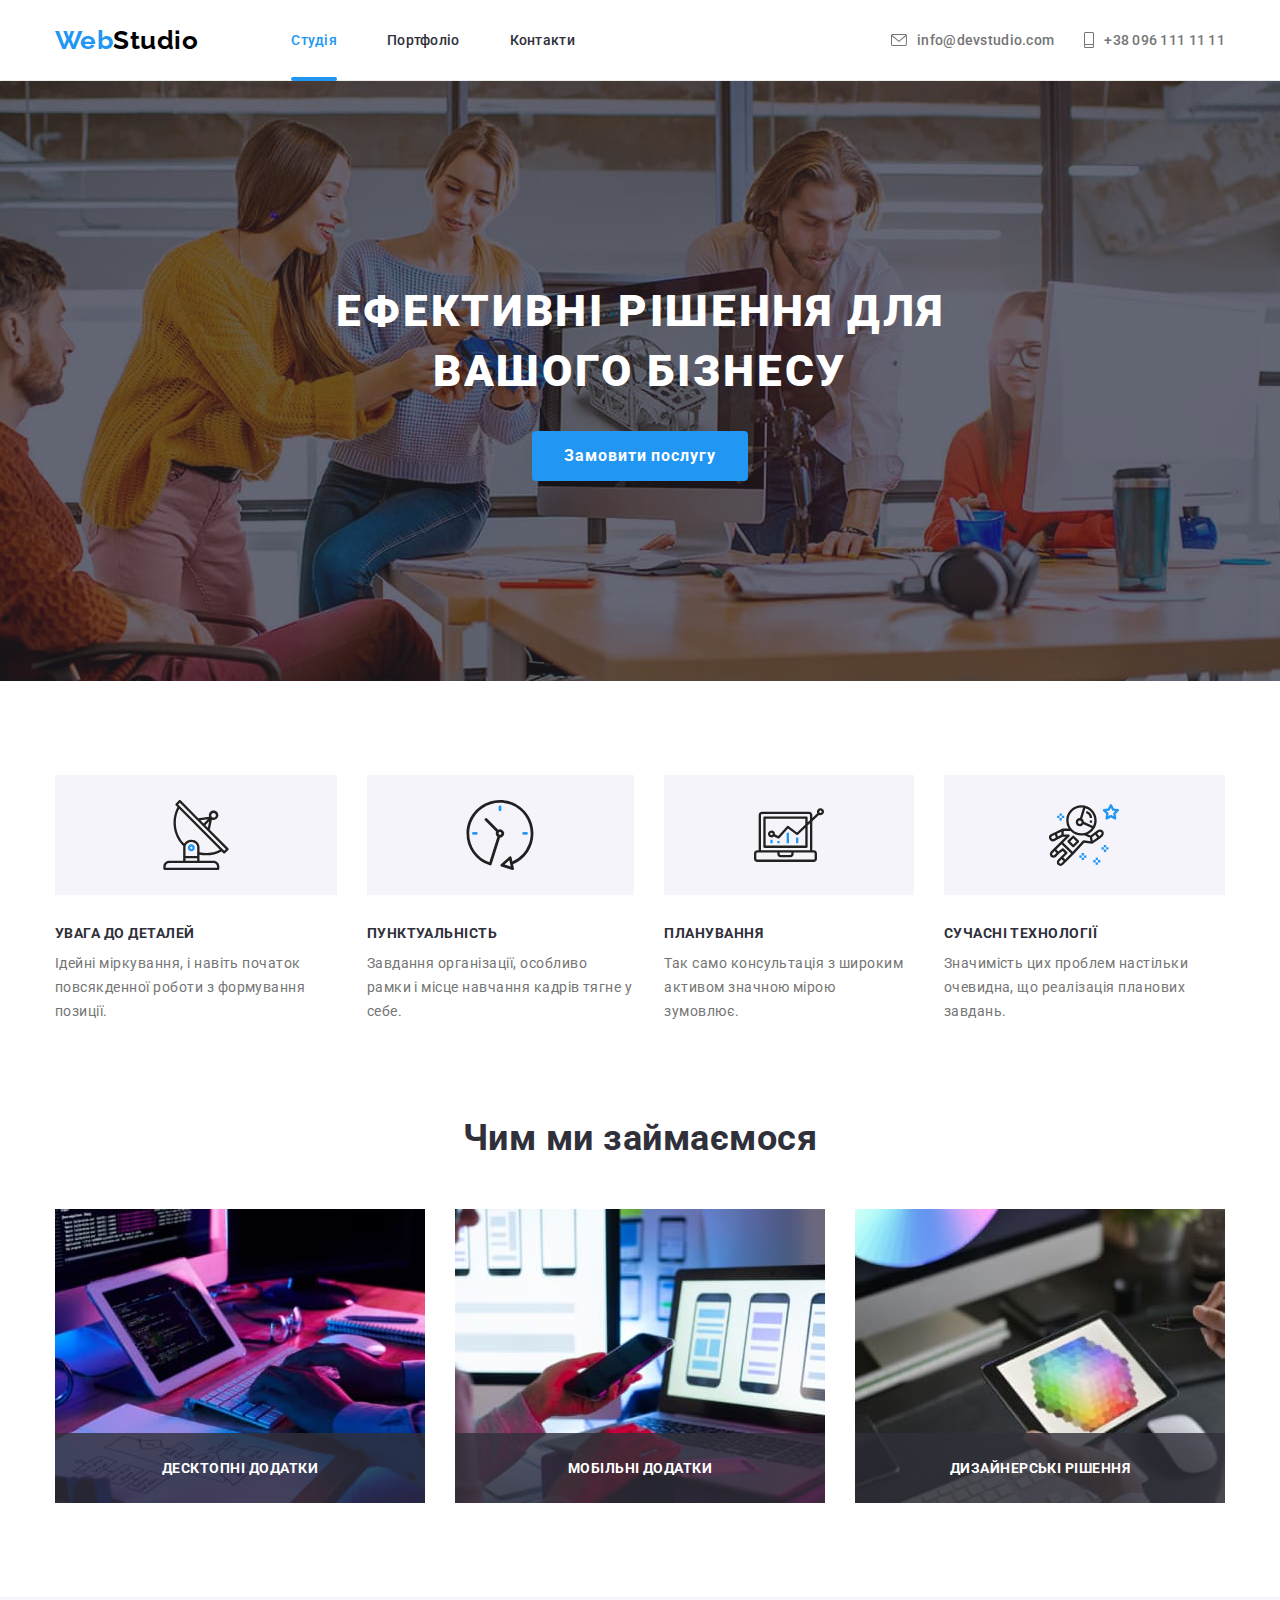
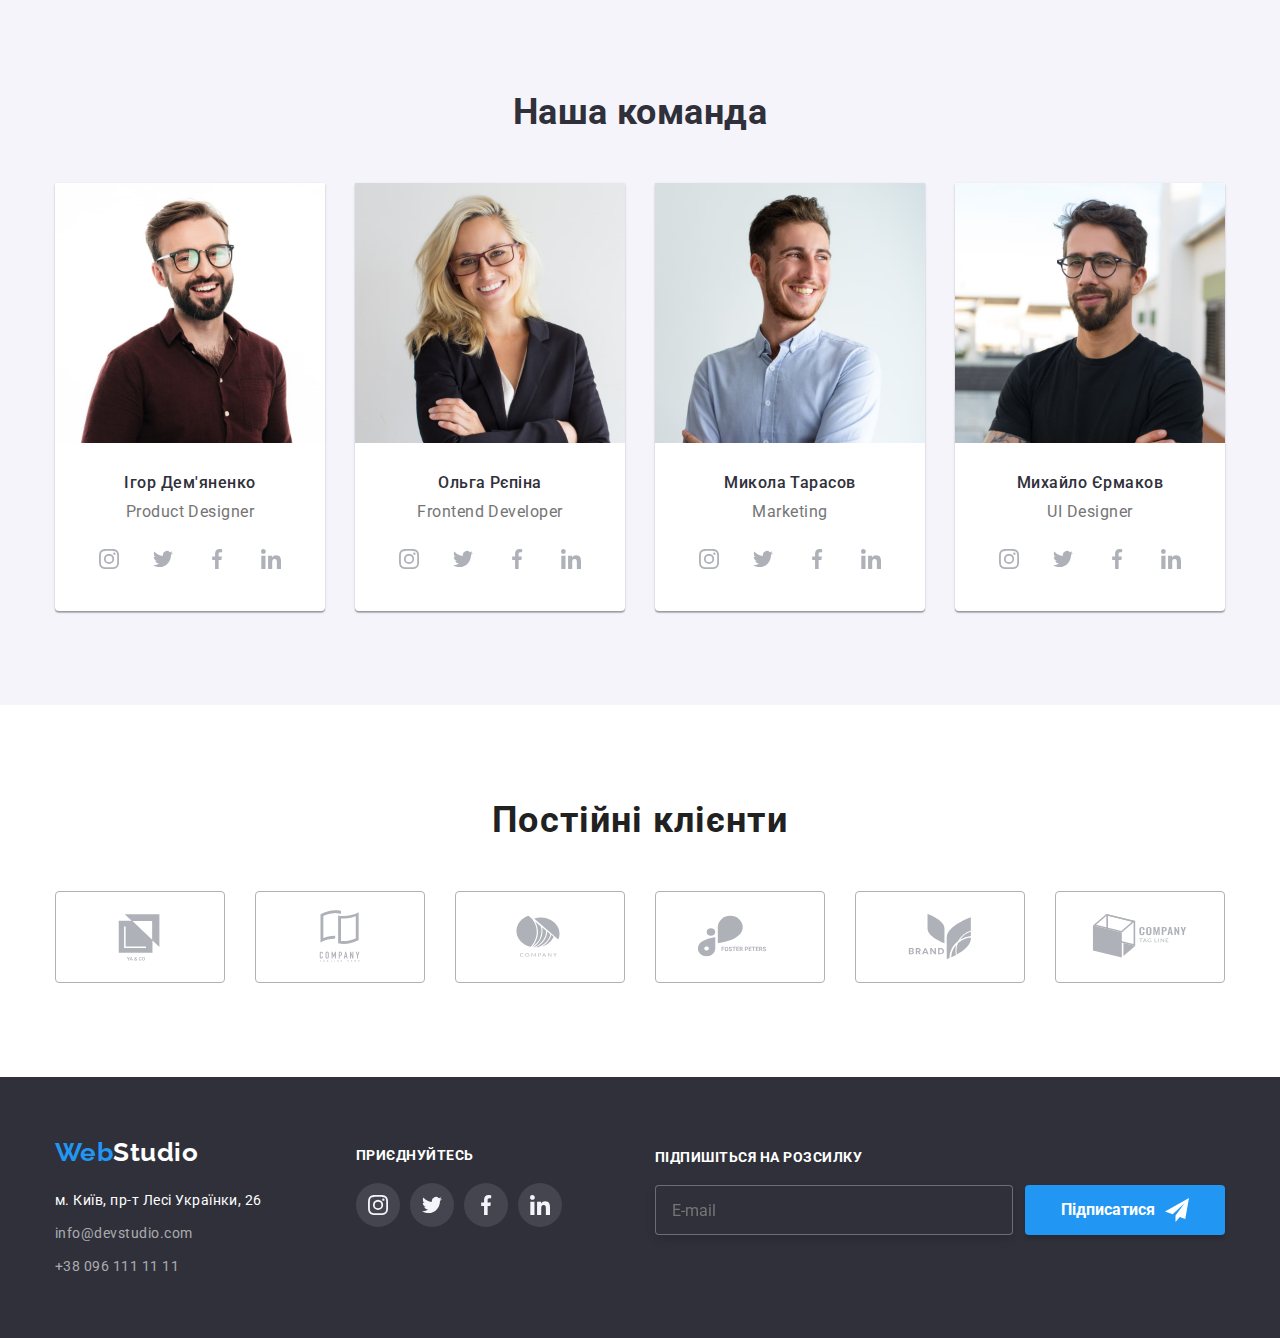
<file: index.html>
<!DOCTYPE html>
<html lang="uk">
    <head>
     <meta charset="UTF-8">
     <meta http-equiv="X-UA-Compatible" content="IE=edge">
     <meta name="viewport" content="width=device-width, initial-scale=1.0">
     <title>WedStudio</title>
     <link rel="preconnect" href="https://fonts.googleapis.com"><link rel="preconnect" href="https://fonts.gstatic.com" crossorigin><link href="https://fonts.googleapis.com/css2?family=Raleway:wght@700&family=Roboto:wght@400;500;700;900&display=swap" rel="stylesheet">
     <link
    rel="stylesheet"
    href="https://cdnjs.cloudflare.com/ajax/libs/modern-normalize/1.0.0/modern-normalize.min.css">
    <link rel="stylesheet" href="./css/styles.css">
    </head>




    <body>
      <!------------------ ШАПКА САЙТА-------------------->
        <header class="header">
          <div class="container header-wrapper">
            <nav class="main-nav">
                 <a href="index.html" class="logo-black"><span class="icon">Web</span>Studio
                </a>
                <ul class="site-nav__list">
                 <li class="site-nav__item"><a  href="index.html" class="link current">Студія</a></li>
                 <li class="site-nav__item"><a  href="portfolio.html" class="link">Портфоліо</a></li>
                 <li class="site-nav__item"><a  href="" class="link">Контакти</a></li>
                </ul>
            </nav>
            <ul class="contact">
                 <li class="site-nav item">
                  <a  href="mailto:info@devstudio.com" class="link"><svg class="contact-soc-icon" width="16" height="12">
                  <use href="./images/icon tel&con.svg#icon-envelope">
                  </use>
                </svg>info@devstudio.com</a></li>
                 <li class="site-nav item"><a  href="tel:+380961111111" class="link grey"><svg class="contact-soc-icon" width="10" height="16">
                  <use href="./images/icon tel&con.svg#icon-Vector">
                  </use>
                </svg>+38 096 111 11 11</a></li>
            </ul>
              
          </div>  
        </header> 

     <main>
      <!---------------- ГЕРОЙ ---------------------------->
            <section class="hero">
                <div class="container">
                  <h1 class="hero-title-index">Ефективні рішення для вашого бізнесу</h1>
                  <!-- <a href="">Замовити послугу</a> -->
                  <button class="hero-button" type="button" data-modal-open>Замовити послугу</button>
                  <!-- <span class="label">Замовити</span> -->
                </div>
            </section>



            <!-------------------- ПРЕИМУЩЕСТВА ---------------->
                <section class="benefits">
                  <div class="container">
                    <h2 class="visually-hidden">ПРЕИМУЩЕСТВА</h2>
                    <ul class="benefits-list">
                      <li class="benefits-item" >
                        <div class="benefits-soc-icon-wrapper"><svg class="benefits-soc-icon" width="70" height="70">
                          <use href="./images/symbol-defs.svg#icon-antenna"></use>
                        </svg>
                        </div>
                           <h2 class="benefits-title">УВАГА ДО ДЕТАЛЕЙ</h2>
                           <p class="benefits-text">Ідейні міркування, і навіть початок повсякденної роботи з формування позиції.</p>
                     </li>
                     <li class="benefits-item">
                         <div class="benefits-soc-icon-wrapper"><svg class="benefits-soc-icon" width="70" height="70">
                        <use href="./images/symbol-defs.svg#icon-clock-1"></use>
                        </svg>
                         </div>
                            <h2 class="benefits-title">ПУНКТУАЛЬНІСТЬ</h2>
                            <p class="benefits-text">Завдання організації, особливо рамки  і місце навчання кадрів тягне у себе.</p>
                     </li>
                     <li class="benefits-item">
                             <div class="benefits-soc-icon-wrapper">
                              <svg class="benefits-soc-icon" width="70" height="70">
                                <use href="./images/symbol-defs.svg#icon-diagram"></use>
                              </svg>        
                             </div>
                            <h2 class="benefits-title">ПЛАНУВАННЯ</h2>
                            <p class="benefits-text">Так само консультація з широким  активом значною мірою зумовлює.</p>
                           
                     </li>
                     <li class="benefits-item">
                      <div class="benefits-soc-icon-wrapper">
                      <svg class="benefits-soc-icon" width="70" height="70">
                        <use href="./images/symbol-defs.svg#icon-astronaut"></use>
                      </svg>
                    </div>

                            <h2 class="benefits-title">СУЧАСНІ ТЕХНОЛОГІЇ</h2>
                            <p class="benefits-text">Значимість цих проблем настільки очевидна, що реалізація планових завдань.</p>
                     </li>
                    </ul>
                  </div>
                </section>


                <!----------------- ПРИМЕРЫ РАБОТ ------------------>
                <section class="examples">
                  <div class="container">
                   <h2 class="examples-title">Чим ми займаємося</h2>
                    <ul class="examples-list">
                    <li class="examples-item">
                      <img src="./images/img12.jpg" alt="A man work sat a PC on a project" width="370">
                      <p class="top-text">Десктопні додатки</p>
                    </li>
                    <li class="examples-item">
                    <img src="./images/img(10).jpg" alt="The girl holds the phone in her hand while sitting at the laptop" width="370">
                    <p class="top-text">Мобільні додатки</p>
                     </li>
                    <li class="examples-item">
                   <img src="./images/img(11).jpg" alt="Girl holding a tablet and choosing a color" width="370">
                   <p class="top-text">Дизайнерські рішення</p>
                    </li>
                    </ul>
                  </div>
                </section>


                <!------------------ НАША КОМАНДА --------------->
                <section class="team">
                  <div class="container">
                  <h2 class="team-title">Наша команда</h2>
                    <ul class="team-list">
                      <li  class="team-item">
                        <img src="./images/img.jpg" alt="Company member" width="270">
                       <div class="description">
                        <h3 class="name">Ігор Дем'яненко</h3>
                        <p class="position">Product Designer</p>
                        <ul class="team-soc-list">
                          <li class="team-soc-item">
                            <a href="" class="team-soc-link">
                            <svg class="team-soc-icon" width="20" height="20">
                              <use href="./images/icon.svg#icon-instagram"></use>
                            </svg></a></li>
                          <li class="team-soc-item">
                            <a href="" class="team-soc-link"><svg class="team-soc-icon" width="20" height="20">
                              <use href="./images/icon.svg#icon-twitter"></use>
                            </svg></a></li>
                          <li class="team-soc-item">
                            <a href="" class="team-soc-link"><svg class="team-soc-icon" width="20" height="20">
                              <use href="./images/icon.svg#icon-facebook"></use>
                            </svg></a></li>
                          <li class="team-soc-item">
                            <a href="" class="team-soc-link"><svg class="team-soc-icon" width="20" height="20">
                              <use href="./images/icon.svg#icon-linkedin"></use>
                            </svg></a></li>
                        </ul>
                      </div>
                      </li>
                      <li class="team-item">
                        <img  src="./images/img(1).jpg" alt="Company member" width="270">
                        <div class="description">
                        <h3 class="name">Ольга Рєпіна</h3>
                        <p class="position">Frontend Developer</p>
                        <ul class="team-soc-list">
                          <li class="team-soc-item">
                            <a href="" class="team-soc-link"><svg class="team-soc-icon" width="20" height="20">
                              <use href="./images/icon.svg#icon-instagram"></use>
                            </svg></a></li>
                          <li class="team-soc-item">
                            <a href="" class="team-soc-link"><svg class="team-soc-icon" width="20" height="20">
                              <use href="./images/icon.svg#icon-twitter"></use>
                            </svg></a></li>
                          <li class="team-soc-item">
                            <a href="" class="team-soc-link">
                              <svg class="team-soc-icon" width="20" height="20">
                                <use href="./images/icon.svg#icon-facebook"></use>
                              </svg></a></li>
                          <li class="team-soc-item">
                            <a href="" class="team-soc-link"><svg class="team-soc-icon" width="20" height="20">
                              <use href="./images/icon.svg#icon-linkedin"></use>
                            </svg></a></li>
                        </ul>

                        </div>
                      </li>
                      <li class="team-item">
                        <img src="./images/img(2).jpg" alt="Company member" width="270">
                        <div class="description">
                        <h3 class="name">Микола Тарасов</h3>
                         <p class="position">Marketing</p>
                         <ul class="team-soc-list">
                          <li class="team-soc-item">
                            <a href="" class="team-soc-link">
                              <svg class="team-soc-icon" width="20" height="20">
                              <use href="./images/icon.svg#icon-instagram">
                              </use>
                            </svg>
                          </a></li>
                          <li class="team-soc-item">
                            <a href="" class="team-soc-link">                            <svg class="team-soc-icon" width="20" height="20">
                              <use href="./images/icon.svg#icon-twitter"></use>
                            </svg></a></li>
                          <li class="team-soc-item">
                            <a href="" class="team-soc-link">                            <svg class="team-soc-icon" width="20" height="20">
                              <use href="./images/icon.svg#icon-facebook"></use>
                            </svg></a></li>
                          <li class="team-soc-item">
                            <a href="" class="team-soc-link">                            <svg class="team-soc-icon" width="20" height="20">
                              <use href="./images/icon.svg#icon-linkedin"></use>
                            </svg></a></li>
                        </ul>

                        </div>
                      </li>
                      <li class="team-item">
                        <img src="./images/img(3).jpg" alt="Company member" width="270">
                        <div class="description">
                        <h3 class="name">Михайло Єрмаков</h3>
                         <p class="position">UI Designer</p>
                         <ul class="team-soc-list">
                          <li class="team-soc-item">
                            <a href="" class="team-soc-link">                            <svg class="team-soc-icon" width="20" height="20">
                              <use href="./images/icon.svg#icon-instagram"></use>
                            </svg></a></li>
                          <li class="team-soc-item">
                            <a href="" class="team-soc-link">                            <svg class="team-soc-icon" width="20" height="20">
                              <use href="./images/icon.svg#icon-twitter"></use>
                            </svg></a></li>
                          <li class="team-soc-item">
                            <a href="" class="team-soc-link">                            <svg class="team-soc-icon" width="20" height="20">
                              <use href="./images/icon.svg#icon-facebook"></use>
                            </svg></a></li>
                          <li class="team-soc-item">
                            <a href="" class="team-soc-link">                            <svg class="team-soc-icon" width="20" height="20">
                              <use href="./images/icon.svg#icon-linkedin"></use>
                            </svg></a></li>
                        </ul>

                        </div>
                     </li>
                  </ul>
                </div>
             </section>
<!-------------------------ПОСТОЯННЫЕ КЛИЕНТЫ--------------------->
             <section class="clients">
              <div class="container">
              <h2 class="clients-title">Постійні клієнти</h2>
              <ul class="clients-list">
                <li class="clients-item"> 
                  <a href="" class="clients-link"><svg class="clients-icon" width="106" height="60">
                    <use href="./images/symbol-defs.svg#icon-logo-1"></use>
                  </svg>
                 </a>
                </li>
                <li class="clients-item">
                  <a href="" class="clients-link"> 
                  <svg class="clients-icon" width="106" height="60">
                    <use href="./images/symbol-defs.svg#icon-Logo-1"></use>
                  </svg>
                </a>
                </li>
                <li class="clients-item">
                  <a href="" class="clients-link"> 
                  <svg class="clients-icon" width="106" height="60">
                    <use href="./images/symbol-defs.svg#icon-Logo-2"></use>
                  </svg>
                </a>
                </li>
                <li class="clients-item">
                  <a href="" class="clients-link"> 
                  <svg class="clients-icon" width="106" height="60">
                    <use href="./images/symbol-defs.svg#icon-Logo-3"></use>
                  </svg>
                </a>
                </li>
                <li class="clients-item">
                  <a href="" class="clients-link"> 
                  <svg class="clients-icon" width="106" height="60">
                    <use href="./images/symbol-defs.svg#icon-Logo-5"></use>
                  </svg>
                </a>
                </li>
                <li class="clients-item">
                  <a href="" class="clients-link"> 
                  <svg class="clients-icon" width="106" height="60">
                    <use href="./images/symbol-defs.svg#icon-Logo-6"></use>
                  </svg>
                </a>
                </li>
              </ul>
            </div>
             </section>
     </main>



     <!--------------------------ФУТЕP--------------------------->
     <footer class="footer">
      <div class="container">
        <div class="footer-address">
         <a href="index.html" class="logo"><span class="icon">Web</span>Studio</a>
        <address>
          <ul class="footer__list">
            <li><a href="https://goo.gl/maps/MC3FKYj6ZszySW3c8" class="city">м. Київ, пр-т Лесі Українки, 26</a></li>
            <li><a href="mailto:info@devstudio.com" class="footer__link">info@devstudio.com</a></li>
            <li><a href="tel:+380961111111" class="footer__link">+38 096 111 11 11</a></li>
          </ul>
        </address>
      </div>
          <div class="footer-soc-subcribe">
          <p class="footer-subcribe">приєднуйтесь</p>
          <ul class="footer-soc-list">
            <li class="footer-soc-item">
              <a href="" class="footer-soc-link">
              <svg class="footer-soc-icon" width="20" height="20">
                <use href="./images/icon.svg#icon-instagram"></use>
              </svg></a></li>
            <li class="footer-soc-item">
              <a href="" class="footer-soc-link">
                <svg class="footer-soc-icon" width="20" height="20">
                <use href="./images/icon.svg#icon-twitter"></use>
              </svg></a></li>
            <li class="footer-soc-item">
              <a href="" class="footer-soc-link">
                <svg class="footer-soc-icon" width="20" height="20">
                <use href="./images/icon.svg#icon-facebook"></use>
              </svg></a></li>
            <li class="footer-soc-item">
              <a href="" class="footer-soc-link">
                <svg class="footer-soc-icon" width="20" height="20">
                <use href="./images/icon.svg#icon-linkedin"></use>
              </svg></a></li>
          </ul>
        </div>
        <div class="footer_subscription">
          <p class="footer_subscription__title">Підпишіться на розсилку</p>
          <form class="subscription__wrap">
          <input class="subscription__text" type="email"
            name="email"
            placeholder="E-mail">
            <button class="subscription__button" type="button" >Підписатися      
              <svg class="subscription-icon" width="24" height="24">
              <use href="./images/symbol-defs (1).svg#send"></use>
            </svg>
          </button>
          </form>
      

        </div>
        
      </div>
     </footer>
     <!-- ---------------Модальне вікно--------------->
     <div class="backdrop is-hidden" data-modal>
      <div class="modal">
        <button type="button" class="modal-close" data-modal-close>
          <svg  width="11" height="11">
          <use href="./images/symbol-defs (1).svg#icon-close"></use>
        </svg></button>
        <p class="modal-title">Залиште свої дані, ми вам передзвонимо</p>
        <form class="modal-form" autocomplete="off">
          <label class="input-text">
              Ім'я
             <span class="input-wrap">
              <input type="text" class="modal-input" name="user-name" required>             
             <svg class="modal-icon" width="18" height="18">
            <use href="./images/EMAIL TEL NAME (1).svg#icon-person-black-18dp-1">
            </use>
          </svg>
        </span>
          </label>
          <label class="input-text">
            Телефон
            <span class="input-wrap">
            <input type="tel" class="modal-input" name="user-tel" required>
            <svg class="modal-icon" width="18" height="18">
              <use href="./images/EMAIL TEL NAME (1).svg#icon-phone-black-18dp-1">
              </use>
            </svg>
          </span>
              </label>
          <label class="input-text">
            Пошта
            <span class="input-wrap">
            <input type="email" class="modal-input" name="user-email" required>
            <svg class="modal-icon" width="18" height="18">
              <use href="./images/EMAIL TEL NAME (1).svg#icon-email-black-18dp-1">
              </use>
            </svg>
          </span>
          </label>
          <div class="modal__field">
          <label for="user-coment" class="input-text">Коментар</label>
          <textarea class="input__massage"
            name="user-text"
            id="user-coment"
            placeholder="Введіть текст" 
            ></textarea>
          </div>
          <div class="modal__field">
          <input type="checkbox"
           id="agree" 
           name="agree" 
           value="true"
           class="modal-check">
          
           <label for="agree" class="check__text">Погоджуюся з розсилкою та приймаю 	&#160;<span class="text__contract">Умови договору</span> </label>
        </div>
          <button class="modal-button" type="submit" >Відправити</button>
        </form>
      </div>
     </div>
     <script src="./js/modal.js"></script>
  </body>
</html>
</file>
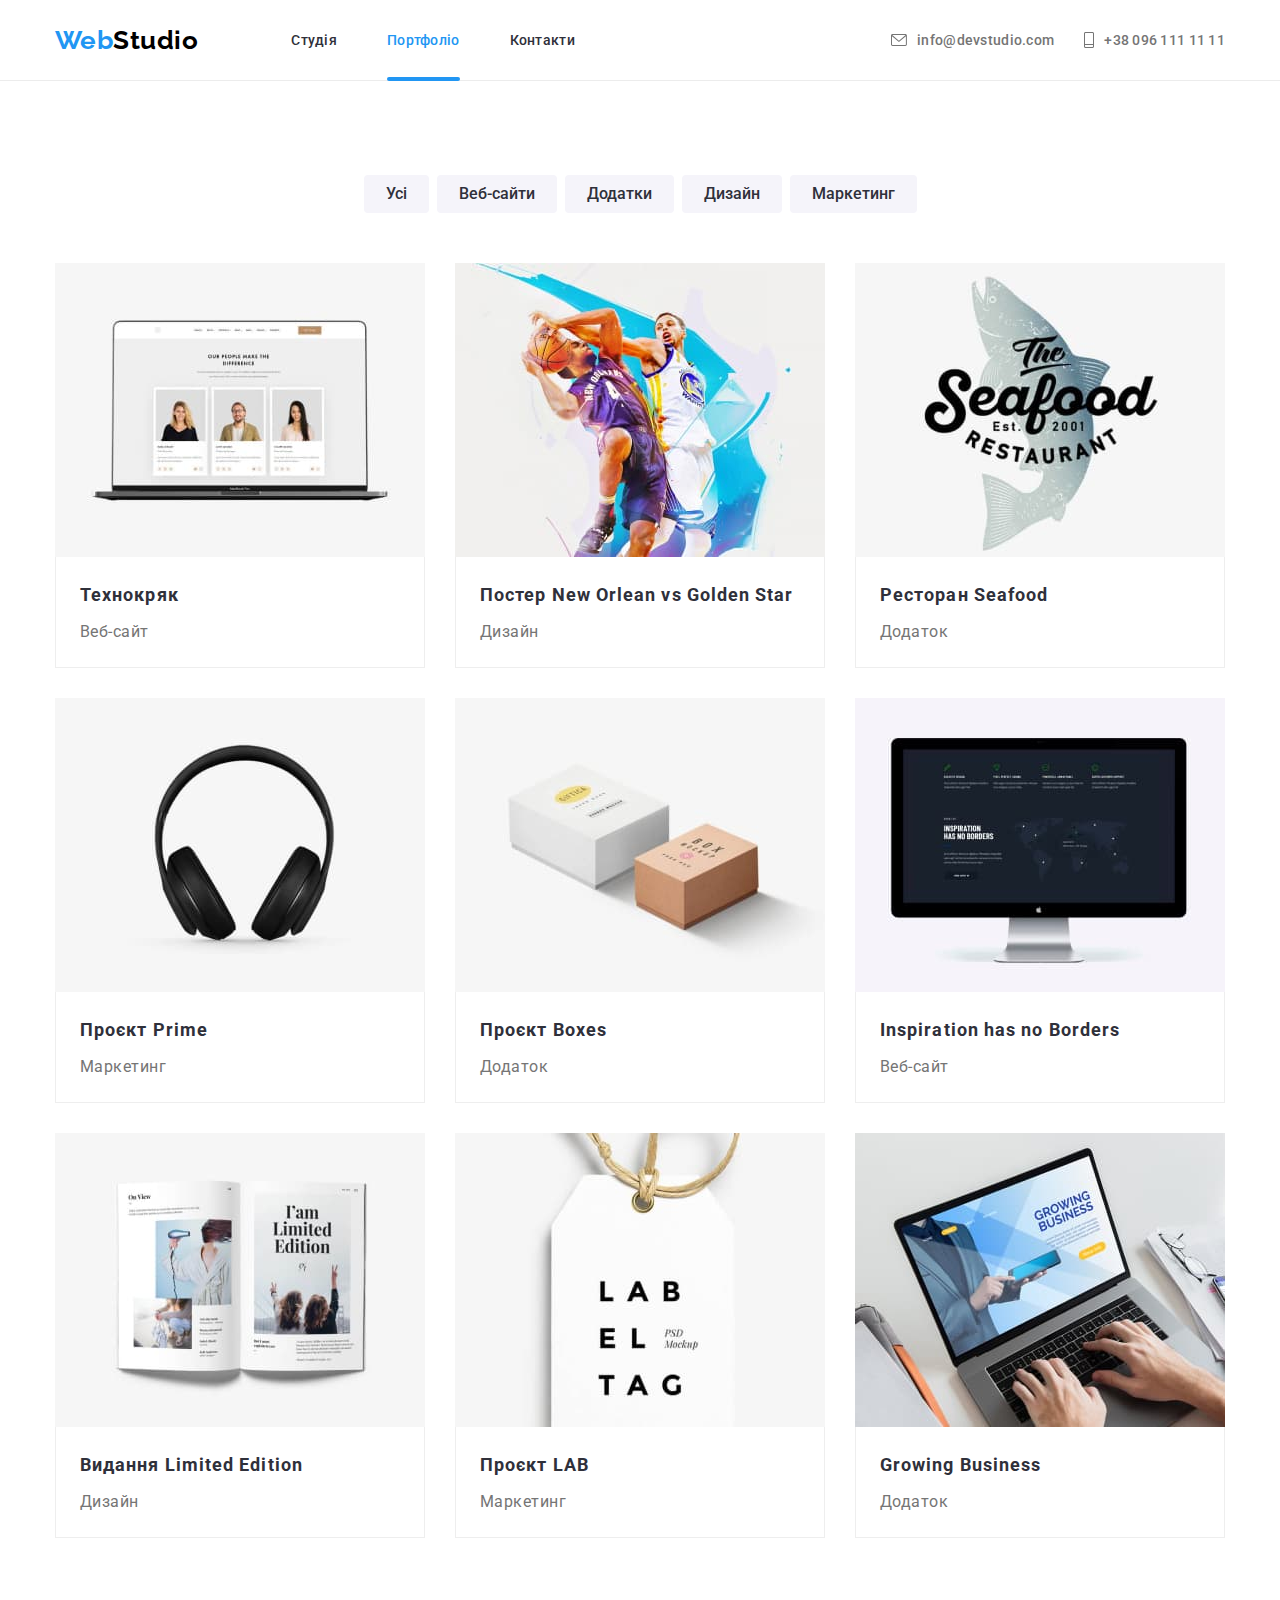
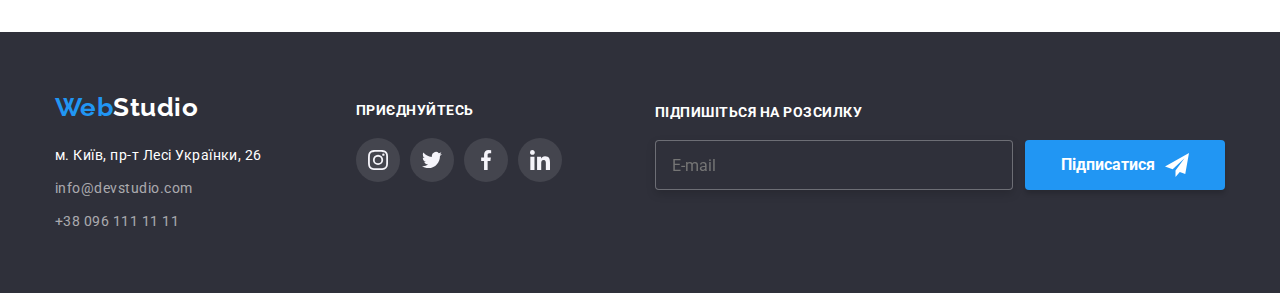
<file: portfolio.html>
<!DOCTYPE html>
<html lang="uk">
<head>
    <meta charset="UTF-8">
    <meta http-equiv="X-UA-Compatible" content="IE=edge">
    <meta name="viewport" content="width=device-width, initial-scale=1.0">
    <title>Portfolio</title>
    <link rel="preconnect" href="https://fonts.googleapis.com"><link rel="preconnect" href="https://fonts.gstatic.com" crossorigin><link href="https://fonts.googleapis.com/css2?family=Raleway:wght@700&family=Roboto:wght@400;500;700;900&display=swap" rel="stylesheet">

    <link
    rel="stylesheet"
    href="https://cdnjs.cloudflare.com/ajax/libs/modern-normalize/1.0.0/modern-normalize.min.css"
  />
    <link rel="stylesheet" href="./css/styles.css">
</head>


<body>
    <!------------------ ШАПКА САЙТА-------------------->
    <header class="header">
      <div class="container header-wrapper">
        <nav class="main-nav">
             <a href="index.html" class="logo-black"><span class="icon">Web</span>Studio
            </a>
            <ul class="site-nav__list">
             <li class="site-nav__item"><a  href="index.html" class="link ">Студія</a></li>
             <li class="site-nav__item"><a  href="portfolio.html" class="link current">Портфоліо</a></li>
             <li class="site-nav__item"><a  href="" class="link">Контакти</a></li>
            </ul>
        </nav>
        <ul class="contact">
             <li class="site-nav item">
              <a  href="mailto:info@devstudio.com" class="link"><svg class="contact-soc-icon" width="16" height="12">
              <use href="./images/icon tel&con.svg#icon-envelope">
              </use>
            </svg>info@devstudio.com</a></li>
             <li class="site-nav item"><a  href="tel:+380961111111" class="link grey"><svg class="contact-soc-icon" width="10" height="16">
              <use href="./images/icon tel&con.svg#icon-Vector">
              </use>
            </svg>+38 096 111 11 11</a></li>
        </ul>
          
      </div>  
    </header> 


    <main>
              <!---------------- Кнопки ---------------------------->

        <section class="portfolio">
            <div class="container">
            <h1 class="visually-hidden">Portfolio</h1>
            <ul class="filters">
                <li><button class="filters-item" type="button">Усі</button></li>
                <li><button class="filters-item" type="button">Веб-сайти</button></li>
                <li><button class="filters-item" type="button">Додатки</button></li>
                <li><button class="filters-item" type="button">Дизайн</button></li>
                <li><button class="filters-item" type="button">Маркетинг</button></li>
            </ul>
                <!-------------------- работы ------------------->
           
           <ul class="projects">
                <li class="card-projects">
                  <div class="projects-top-wrap">
                     <img src="./images/img20.jpg" alt="laptop with photo" width="370">
                     <p class="projects-top-text">Ресурс пропонує комплексні пропозиції з різним рівнем функціоналу та сервісів. 
                      Все це дозволить відвідувачу отримати вичерпні відомості про компанію чи приватну особу.</p>
                    </div>
                   <div class="card-item__info">
                    <h2 class="headline">Технокряк</h2>
                    <p class="slogan">Веб-сайт</p>
                  </div>
                </li>
                <li class="card-projects">
                  <div class="projects-top-wrap">
                    <img src="./images/img21.jpg" alt="basketball player" width="370">
                    <p class="projects-top-text">Ресурс пропонує комплексні пропозиції з різним рівнем функціоналу та сервісів. 
                      Все це дозволить відвідувачу отримати вичерпні відомості про компанію чи приватну особу.</p>
                    </div>
                    <div class="card-item__info"> 
                    <h2 class="headline">Постер New Orlean vs Golden Star</h2>
                    <p class="slogan">Дизайн</p>
                  </div>
                </li>
                <li class="card-projects">
                  <div class="projects-top-wrap">
                    <img src="./images/img22.jpg" alt="restaurant advertisement" width="370">
                    <p class="projects-top-text">Ресурс пропонує комплексні пропозиції з різним рівнем функціоналу та сервісів. 
                      Все це дозволить відвідувачу отримати вичерпні відомості про компанію чи приватну особу.</p>
                    </div>
                  <div class="card-item__info"> 
                    <h2 class="headline">Ресторан Seafood</h2>
                    <p class="slogan">Додаток</p>
                  </div>
                </li>
                <li class="card-projects">
                  <div class="projects-top-wrap">
                    <img src="./images/img23.jpg" alt="headphones" width="370">
                    <p class="projects-top-text">Ресурс пропонує комплексні пропозиції з різним рівнем функціоналу та сервісів. 
                      Все це дозволить відвідувачу отримати вичерпні відомості про компанію чи приватну особу.</p>
                    </div>
                    <div class="card-item__info">
                     <h2 class="headline">Проєкт Prime</h2>
                     <p class="slogan">Маркетинг</p>
                    </div>
                </li>
                <li class="card-projects">
                  <div class="projects-top-wrap">
                    <img src="./images/img24.jpg" alt="Package" width="370">
                    <p class="projects-top-text">Ресурс пропонує комплексні пропозиції з різним рівнем функціоналу та сервісів. 
                      Все це дозволить відвідувачу отримати вичерпні відомості про компанію чи приватну особу.</p>
                    </div>
                  <div class="card-item__info">
                    <h2 class="headline">Проєкт Boxes</h2>
                    <p class="slogan">Додаток</p>
                  </div>
                </li>
                <li class="card-projects">
                  <div class="projects-top-wrap">
                    <img src="./images/img25.jpg" alt="monitor" width="370">
                    <p class="projects-top-text">Ресурс пропонує комплексні пропозиції з різним рівнем функціоналу та сервісів. 
                      Все це дозволить відвідувачу отримати вичерпні відомості про компанію чи приватну особу.</p>
                    </div>
                   <div class="card-item__info">
                    <h2 class="headline">Inspiration has no Borders</h2>
                    <p class="slogan">Веб-сайт</p>
                  </div>
                </li>
                <li class="card-projects">
                  <div class="projects-top-wrap">
                   <img src="./images/img26.jpg" alt="magazine" width="370">
                   <p class="projects-top-text">Ресурс пропонує комплексні пропозиції з різним рівнем функціоналу та сервісів. 
                    Все це дозволить відвідувачу отримати вичерпні відомості про компанію чи приватну особу.</p>
                  </div>
                <div class="card-item__info">  
                   <h2 class="headline">Видання Limited Edition</h2>
                   <p class="slogan">Дизайн</p>
                  </div>
                </li>
                <li class="card-projects">
                  <div class="projects-top-wrap">
                   <img src="./images/img27.jpg" alt="label" width="370">
                   <p class="projects-top-text">Ресурс пропонує комплексні пропозиції з різним рівнем функціоналу та сервісів. 
                    Все це дозволить відвідувачу отримати вичерпні відомості про компанію чи приватну особу.</p>
                  </div>
                   <div class="card-item__info">
                    <h2 class="headline">Проєкт LAB</h2>
                    <p class="slogan">Маркетинг</p>
                  </div>
                </li>
                <li class="card-projects">
                  <div class="projects-top-wrap">
                   <img src="./images/img28.jpg" alt="work on laptop" width="370">
                   <p class="projects-top-text">Ресурс пропонує комплексні пропозиції з різним рівнем функціоналу та сервісів. 
                    Все це дозволить відвідувачу отримати вичерпні відомості про компанію чи приватну особу.</p>
                  </div>
                 <div class="card-item__info"> 
                   <h2 class="headline">Growing Business</h2>
                   <p class="slogan">Додаток</p>
                  </div>
                </li>
           </ul>
        </div>
        </section>
        
   </main>
   <!---------------Футур---------------------->

   <footer class="footer">
    <div class="container">
      <div class="footer-address">
       <a href="index.html" class="logo"><span class="icon">Web</span>Studio</a>
      <address>
        <ul class="footer__list">
          <li><a href="https://goo.gl/maps/MC3FKYj6ZszySW3c8" class="city">м. Київ, пр-т Лесі Українки, 26</a></li>
          <li><a href="mailto:info@devstudio.com" class="footer__link">info@devstudio.com</a></li>
          <li><a href="tel:+380961111111" class="footer__link">+38 096 111 11 11</a></li>
        </ul>
      </address>
    </div>
        <div class="footer-soc-subcribe">
        <p class="footer-subcribe">приєднуйтесь</p>
        <ul class="footer-soc-list">
          <li class="footer-soc-item">
            <a href="" class="footer-soc-link">
            <svg class="footer-soc-icon" width="20" height="20">
              <use href="./images/icon.svg#icon-instagram"></use>
            </svg></a></li>
          <li class="footer-soc-item">
            <a href="" class="footer-soc-link">
              <svg class="footer-soc-icon" width="20" height="20">
              <use href="./images/icon.svg#icon-twitter"></use>
            </svg></a></li>
          <li class="footer-soc-item">
            <a href="" class="footer-soc-link">
              <svg class="footer-soc-icon" width="20" height="20">
              <use href="./images/icon.svg#icon-facebook"></use>
            </svg></a></li>
          <li class="footer-soc-item">
            <a href="" class="footer-soc-link">
              <svg class="footer-soc-icon" width="20" height="20">
              <use href="./images/icon.svg#icon-linkedin"></use>
            </svg></a></li>
        </ul>
      </div>
      <div class="footer_subscription">
        <p class="footer_subscription__title">Підпишіться на розсилку</p>
        <form class="subscription__wrap">
        <input class="subscription__text" type="email"
          name="email"
          placeholder="E-mail">

          <button class="subscription__button" type="submit" >Підписатися      
            <svg class="subscription-icon" width="24" height="24">
            <use href="./images/symbol-defs (1).svg#send"></use>
          </svg>
        </button>
        </form>


      </div>
      
    </div>
   </footer>


</body>
</html>
</file>
<file: css/styles.css>
:root{
  --primary-text-color: #757575;
  --title-text-color:#2F303A;
  --accent-color: #2196F3;
  --primary-white-color: #FFFFFF;
  --color:#F5F4FA;
  --color-black:#000000;
  --color-icon:#AFB1B8;
  --color-title-black:#212121;
  --color-clients:#AFB1B8;
}

h1,h2,h3,h4,h5,h6,p{
    margin: 0;
}
ul{
    margin: 0;
    padding-left: 0;
}
img{
    display: block;
}

input{
    margin: 0;
    padding: 0;
}



body {
    background-color: var(--primary-white-color);
    color: var(--primary-text-color);

    font-family:'Roboto', sans-serif;
    letter-spacing: 0.03em;
    box-sizing: border-box;
    margin: 0;
    padding: 0;
}
.container{
    width: 1200px;
    padding-left: 15px;
    padding-right: 15px;
    margin: 0 auto;
    /* outline:2px solid red; */
}




/* -------------ШАПКА САЙТА------------------- */



li{
    list-style:none;
}
a{
    text-decoration: none;
    
}
address{
font-style:normal;
}


button{
    display: inline-block;
}
.header{
    border-bottom: 1px solid#ECECEC;
}

.logo-black{
    font-family: 'Raleway';
}

.logo {
    color:#212121 ;
    font-family: 'Raleway', sans-serif;
    font-weight: 700;
    font-size: 26px;
    line-height: calc(31 / 26);
   
    
}
.icon {
     color:#2196F3;
     font-family: 'Raleway' ,sans-serif;
     font-weight: 700;
     font-size: 26px;
     line-height: calc(31 / 26);
     
    }
    .header-wrapper{
        display: flex;
        align-items: center;
    }
    
    .contact{
        display: flex;
        gap: 30px;
        margin-left: auto;
    }

    .main-nav{
        display: flex;
        align-items: center;
    }

.list {
    list-style: none;
    font-family: 'Roboto',sans-serif ;
    font-style: normal;
    font-weight: 500;
    font-size: 14px;
    line-height: calc(16 / 14);

}

   

.link{
    color:var(--title-text-color);
    font-weight: 500;
    font-size: 14px;
    line-height: calc(16 / 14);
    letter-spacing: 0.02em;
    position: relative;
    transition-property: color;
    transition-duration: 250ms;
    transition-timing-function: cubic-bezier(0.4, 0, 0.2, 1);

    
}


.link.current{
    color: var(--accent-color);

}

.current::after{
    content:"" ;
    display: block;
    width: 100%;
    height: 4px;
    background: var(--accent-color);
    border-radius: 2px;
    position: absolute;
    bottom: -1px;
    
animation-name: animation-width;
animation-duration: 500ms;
animation-timing-function: ease-in-out;
}

@keyframes animation-width{
    from{
        width:0;
    }
    to{
        width: 100%;
    }
}
.link.grey{

    color: var(--primary-text-color);
    background-color: var(--primary-white-color);
}


.link:hover,
.link:focus
{
color: var(--accent-color);
}
.link{
    display:block;
    padding-top: 32px;
    padding-bottom: 32px;
    font-weight: 500;
    font-size: 14px;
    line-height:calc(16 / 14);
    letter-spacing: 0.02em;

    
}

.site-nav__list{
    display: flex;
    gap: 50px;
    margin-left: 93px;

}



.site-nav .link.current{
    color:var(--accent-color);
}

.contact-list{
    display: flex;
    }
    
       
    
.main-contact{
 align-items: center;
    }
    
    

.contact-item:not(:last-child){
margin-right: 50px;
}

.contact .link{
    color: var(--primary-text-color);
    display: flex;
    align-items: center;
    gap: 10px;
    transition-property: color;
    transition-duration: 250ms;
    transition-timing-function: cubic-bezier(0.4, 0, 0.2, 1);
}

.contact .link:hover,
.contact .link:focus{
    color: var(--accent-color);
}

.contact .link:hover .contact-soc-icon,
.contact .link:focus .contact-soc-icon{
    fill: var(--accent-color);
}


.contact-soc-icon{
    fill: var(--primary-text-color);
    
}


/* -----------ГЕРОЙ--------------- */

.hero{
    background-image:linear-gradient(
     rgba(47, 48, 58, 0.4),
     rgba(47, 48, 58, 0.4)
     ),
    url(../images/hero\ bg.jpg);
    background-repeat: no-repeat;
    background-position: center;
    background-size: cover;
    padding-top: 200px;
    padding-bottom: 200px;
    background-color: var(--title-text-color);
    max-width: 1600px;
    margin: 0 auto;
}

.hero-title{
    color:var(--primary-white-color);
}
.hero-title-index{
    color: var(--primary-white-color);
    font-weight: 900;
    font-size: 44px;
    line-height: calc(60 / 44);
    text-align: center;
    letter-spacing: 0.06em;
    text-transform: uppercase;
    width: 696px;
    margin-left: auto;
    margin-right: auto;


}

.hero-button{
    padding: 10px 32px;
    background-color: var(--accent-color);
    color:var(--primary-white-color);
    font-weight: 700;
    font-size: 16px;
    line-height: 30px;
    display: flex;
    align-items: center;
    text-align: center;
    letter-spacing: 0.06em;
    display: block;
    margin: 30px auto 0 auto; 
    border-radius: 4px;
    border: none;
    cursor: pointer;
}
    
/* ------------ПРЕИМУЩЕСТВА------------- */
.benefits{
    padding-top: 94px;
    padding-bottom: 94px;
}
.visually-hidden{
    position: absolute;
    white-space: nowrap;
    width: 1px;
     height: 1px;
     overflow: hidden;
     border: 0;
     padding: 0;
     clip: rect(0 0 0 0);
     clip-path: inset(50%);
     margin: -1px; }

.benefits-list{
    display: flex;
    gap: 30px;
}



.benefits-title{
    color: var(--title-text-color);
    font-weight: 700;
    font-size: 14px;
    line-height: calc(16 / 14);
    text-transform: uppercase; 
    margin-top: 30px;
    
}
.benefits-text{
    font-weight: 400;
    font-size: 14px;
    line-height: calc(24 / 14);
    margin-top: 10px;
}

.benefits-soc-icon{
    background:var(--color);
    border-radius: 4px;
    
}

.benefits-soc-icon-wrapper{
    height: 120px;
    display: flex;
    justify-content: center;
    align-items: center;
    background-color: var(--color);
}


/* ----------Примеры работ---------------- */
.examples{
    padding-top: 0px;
    padding-bottom: 94px;
    
}

.examples .examples-title{
    color: var(--title-text-color);
    font-weight: 700;
    font-size: 36px;
    line-height: calc(42 / 36);
    text-align: center;
    margin-bottom: 50px;
}


.examples-list{
    display: flex;
    gap: 30px;
    
}
.examples-item{
    position: relative;
}

.top-text{
   position: absolute;
   padding: 27px 0;
   font-weight: 700;
   font-size: 14px;
   line-height: calc(16 / 14);
   display: flex;
   justify-content: center;
   align-items: center;
   text-transform: uppercase;
   color:var(--primary-white-color);
   background-color:rgba(47, 48, 58, 0.8);
   width: 100%;
   left: 0px;
   bottom: 0px;
}



/* -----------Наша команда ------------------*/
.team{
    padding-top: 94px;
    padding-bottom: 94px;
    background-color:var(--color);
}
.team-title{
    color:var(--title-text-color);
    font-weight: 700;
    font-size: 36px;
    line-height:calc(42 / 36);
    text-align: center;
    
    
}
.team-list{
    display: flex;
    gap: 30px;
    margin-top: 50px;
    
}
.team-item{
    background: var(--primary-white-color);
    box-shadow: 0px 1px 3px rgba(0, 0, 0, 0.12), 0px 1px 1px rgba(0, 0, 0, 0.14), 0px 2px 1px rgba(0, 0, 0, 0.2);
    border-radius: 0px 0px 4px 4px;
    
}
.description{
    padding-top: 30px;
    padding-bottom: 30px;
}

.team .name{
    color:var(--title-text-color);
    font-weight: 500;
    font-size: 16px;
    line-height: calc(19 / 16);
    text-align: center;
}
.position{
    font-weight: 400;
    font-size: 16px;
    line-height: calc(19 / 16);
    text-align: center;
    margin-top: 10px;
    margin-bottom: 16px;
}

.team-soc-list{
    display: flex;
    justify-content: center;
    gap: 10px;
    
}

.team-soc-item{
    width: 44px;
    height: 44px;
    
 
}
.team-soc-link{
    width: 100%;
    height: 100%;
    border-radius: 50%; 
    display: flex;
    align-items: center;
    justify-content: center;
    transition-property: background-color,fill;
    transition-duration: 250ms;
    transition-timing-function: cubic-bezier(0.4, 0, 0.2, 1);
    
}
.team-soc-icon{
    fill:var(--color-icon);
    
}

.team-soc-link:hover,
.team-soc-link:focus{
background-color:var(--accent-color)
}

.team-soc-link:hover .team-soc-icon,
.team-soc-link:focus .team-soc-icon{
    fill: var(--primary-white-color);
}

/* ------------button ----------------*/
.portfolio{
    padding-top: 94px;
    padding-bottom: 94px;
}
/* .filters-item{
    color:var(--primary-white-color);
    background: var(--accent-color);
} */


.filters-item {
    color:var(--title-text-color) ;
    background-color:#F5F4FA;  
    font-weight: 500;
    font-size: 16px;
    line-height: calc(26 / 16);
    text-align: center;
    padding: 6px 22px;
    border-radius: 4px;
    border: none;
    cursor: pointer;
    transition-property: color,background-color ;
    transition-duration: 250ms;
    transition-timing-function: cubic-bezier(0.4, 0, 0.2, 1);
}
.filters{
    display: flex;
    gap: 8px;
    justify-content: center;

}

.filters-item:hover,
.filters-item:focus{
    background-color: var(--accent-color);
    color:var(--primary-white-color);
}
/* ---------------картинки---------- */
.projects{
    display: flex;
    flex-wrap:wrap;
    margin-top: 50px;
    gap: 30px;
    
    
}
.card-projects{
    transition-property: box-shadow,transform;
    transition-duration: 250ms;
    transition-timing-function: cubic-bezier(0.4, 0, 0.2, 1);
}


.card-projects:hover{
    box-shadow: 0px 1px 1px rgba(0, 0, 0, 0.12), 0px 4px 4px rgba(0, 0, 0, 0.06), 1px 4px 6px rgba(0, 0, 0, 0.16); 
}

.card-projects:hover .projects-top-text{
    transform: translateY(0%);
}
.card-item__info{
    border:1px solid #EEEEEE ;
    border-top: none;
    padding: 20px 24px;

}
.headline{
    margin-bottom: 4px;
     
}
.slogan{
    font-weight: 400;
    font-size: 16px;
    line-height: calc(30 / 16);
    letter-spacing: 0.03em;
    color: var(--primary-text-color);
}
.projects-top-text{
    position: absolute;
    top: 0px;
    font-weight: 400;
    font-size: 18px;
    line-height: calc(28 / 18);
    padding: 63px 24px;
    color:var(--primary-white-color);
    background-color:rgba(33, 150, 243, 0.9);
    transform: translateY(100%);
    transition-duration: 250ms;
    transition-timing-function: cubic-bezier(0.4, 0, 0.2, 1);
}

.projects-top-wrap{
    position: relative;
    overflow: hidden;
}

/* -------------ПОСТОЯННЫЕ КЛИЕНТЫ------------ */

.clients-title{
    font-family: 'Roboto';
    font-weight: 700;
    font-size: 36px;
    line-height: calc(42 / 36);
    text-align: center;
    letter-spacing: 0.03em;
    color:var(--color-title-black);
}

.clients{
    padding-top: 94px;
    padding-bottom: 94px;

}
.clients-list{
    display: flex;
    margin-top: 50px;
    gap: 30px;

}
.clients-link{ 
    display: flex;
    justify-content: center;
    align-items: center;
    border: 1px solid #AFB1B8;
    width: 170px;
    height: 92px;
    border-radius: 4px;
    fill: var(--color-clients);
    transition-property: border,fill;
    transition-duration: 250ms;
    transition-timing-function: cubic-bezier(0.4, 0, 0.2, 1);
    
}


.clients-link:hover,
.clients-link:focus{
    border:1px solid var(--accent-color);
    fill:var(--accent-color)

}


/* ---------------Футер-------------------- */
.city{
    color:var(--primary-white-color) ;
    width: 231px;
    font-weight: 400;
    font-size: 14px;
    line-height: calc(24 / 14);
    display: block;
}
.footer{
    background-color: var(--title-text-color);
    padding-top: 60px;
    padding-bottom: 60px;
}

.footer__link{
    color: rgba(255, 255, 255, 0.6);
    font-weight: 400;
    font-size: 14px;
    line-height: calc(24 / 14);
    transition-property: color;
    transition-duration: 250ms;
    transition-timing-function: cubic-bezier(0.4, 0, 0.2, 1);
}
.footer__list{
    margin-top: 20px;
    display: flex;
    flex-direction: column;
    gap: 9px;
}

.icon{
    color:var(--accent-color);
    font-weight: 700;
    font-size: 26px;
    line-height: calc(31 / 26);  
       
}
.logo{
    color: var(--primary-white-color);
}
.logo-black{
    color:var(--color-black);
    font-weight: 700;
    font-size: 26px;
    line-height: calc(31 / 26);
 
}



 .grey .link{
    font-weight: 400;
    font-size: 14px;
    line-height: calc(24 / 14);
    color: rgba(255, 255, 255, 0.6);
    padding: 0;

}

.footer__link:hover,
.footer__link:focus{
    color: var(--accent-color);
    
}

.info{
    margin-top: 39px;
}
.adress {
    margin-top: 80px;
}

.footer-soc-list{
    display: flex;
    gap: 10px;
    
}

.footer-soc-item{
    width: 44px;
    height: 44px;
    
 
}
.footer-soc-link{
    width: 100%;
    height: 100%;
    border-radius: 50%; 
    background-color:rgba(255, 255, 255, 0.1);
    display: flex;
    align-items: center;
    justify-content: center;
    transition-property: background-color;
    transition-duration: 250ms;
    transition-timing-function: cubic-bezier(0.4, 0, 0.2, 1);
   
}
.footer-soc-icon{
    fill:var(--color);
    
}

.footer-soc-link:hover,
.footer-soc-link:focus{
background-color:var(--accent-color)
}

.footer-soc-link:hover .team-soc-icon,
.footer-soc-link:focus .team-soc-icon{
    fill: var(--primary-white-color);
}

/* ---------------- */
.footer-subcribe{
    font-weight: 700;
    font-size: 14px;
    line-height:calc(16 / 14);
    text-transform: uppercase;
    color:var(--primary-white-color);
    margin-bottom: 20px;
    margin-top: 10px;
    

    
}
.footer-soc-subcribe{
    margin-left: 70px;
  
}
.footer .container{
    display: flex;
}

.subscription__wrap{
    display: flex;
    gap: 12px;

}
.footer_subscription{
    margin-left: 93px;
}
.footer_subscription__title{
    margin-top: 12px;
    margin-bottom: 20px;
}
.subscription__text{
    width: 358px;
    height: 50px;
    background-color: var(--title-text-color);
    border: 1px solid rgba(255, 255, 255, 0.3);
    filter: drop-shadow(0px 4px 4px rgba(0, 0, 0, 0.15));
    border-radius: 4px;
    padding-left: 16px;
    color: var(--primary-white-color);

}
.subscription__button{
    font-weight: 700;
        font-size: 16px;
        line-height: calc(30 / 16);
        color:var(--primary-white-color);
        background-color: var(--accent-color);
        width: 200px;
        height: 50px;
        box-shadow: 0px 4px 4px rgba(0, 0, 0, 0.15);
        border-radius: 4px;
        display: flex;
        align-items: center;
        justify-content: center;
        border: none;
        cursor: pointer;
        gap: 10px;
}

/* --------------работы------------------- */

.headline{
    color: var(--title-text-color);
    font-weight: 700;
    font-size: 18px;
    line-height: calc(36 / 18);
    letter-spacing: 0.06em
}
/* .slogan{
    font-weight: 400;
    font-size: 16px;
    line-height: calc(30 / 60);
} */

/* .box{
    box-sizing: content-box;
    width: 100px;
    height: 50px;
   
    border-top: 10px solid green;
    border: 2px solid red;
    margin:30px;
    padding: 20px;
} */

.visually-hidden {
    position: absolute;
    white-space: nowrap;
    width: 1px;
     height: 1px;
     overflow: hidden;
     border: 0;
     padding: 0;
     clip: rect(0 0 0 0);
     clip-path: inset(50%);
     margin: -1px;
     }
     /* --------------Модальне вікно------------- */
     .backdrop{
        position: fixed;
        top: 0px;
        width: 100%;
        height: 100%;
        background: rgba(0, 0, 0, 0.288);
        transition-property: opacity;
        transition-duration: 250ms;
        transition-timing-function: cubic-bezier(0.4, 0, 0.2, 1);
       
    }
    
    .modal{
        width:528px;
        height:581px;
        background-color: var(--primary-white-color);
        box-shadow: 0px 1px 3px rgba(0, 0, 0, 0.12), 0px 1px 1px rgba(0, 0, 0, 0.14), 0px 2px 1px rgba(0, 0, 0, 0.2);
        border-radius: 4px;
        position: absolute;
        top: 50%;
        left: 50%;
        transform: translate(-50%,-50%);
        padding: 40px;
        
    }
    .modal-title{
        font-weight: 700;
        font-size: 20px;
        line-height: calc(23 / 20);
        text-align: center;
        color:var(--color-title-black);
        margin-bottom: 12px;
    
    }
    .modal-input{
        width: 100%;
        height: 40px;
        border: 1px solid rgba(33, 33, 33, 0.2);
        border-radius: 4px;
        margin-bottom: 10px;
        cursor: pointer;
        transition-property: border-color;
        transition-duration: 250ms;
        transition-timing-function: cubic-bezier(0.4, 0, 0.2, 1);
        padding-left: 42px;
        outline: none;
       
    
    }
    .modal-input:hover,
    .modal-input:focus{
        border-color: var(--accent-color);
    }
    .modal-input:hover +.modal-icon{
        fill: var(--accent-color);
    }
    
    .modal-close{
        position: absolute;
        right: 8px;
        top: 8px;
        width: 30px;
        height: 30px;
        background: #FFFFFF;
        border: 1px solid rgba(0, 0, 0, 0.1);
        border-radius: 50px;
        cursor: pointer;
        display: flex;
        justify-content: center;
        align-items: center;
        transition-property: fill;
        transition-duration: 250ms;
        transition-timing-function: cubic-bezier(0.4, 0, 0.2, 1);
    }
    .modal-close:hover,
    .modal-close:focus{
        fill: var(--accent-color);
    }
    .is-hidden{
        opacity: 0;
        visibility: hidden;
        pointer-events: none;
    }
    .input-text{
        font-weight: 400;
        font-size: 12px;
        line-height: calc(14 / 12);
        letter-spacing: 0.01em;
        color: var(--primary-text-color);
        margin-bottom: 4px;
        display: inline-block;
        width: 100%;
       
    
    
    }
    
    .input-wrap{
        position: relative;
    }
    .modal-icon{
        position: absolute;
        left: 20px;
        top: 0px;
        transform: translate(-50%);
    
    }
    
    .input__massage{
        width: 100%;
        height: 120px;
        border: 1px solid rgba(33, 33, 33, 0.2);
        border-radius: 4px;
        padding: 12px 16px;
        cursor: pointer;
        resize: none;
        outline: none;
        transition-property: background-color;
        transition-duration: 250ms;
        transition-timing-function: cubic-bezier(0.4, 0, 0.2, 1);
    
    }
    .input__massage:hover,
    .input__massage:focus{
        border: 1px solid var(--accent-color);
    }
    
    
    .check__text{
        font-style: normal;
        font-weight: 400;
        font-size: 14px;
        line-height: calc(24 / 14);
        color: var(--primary-text-color);
        display: flex;
        align-items: center;
        margin-top: 20px;
        justify-content: center;
        
        
    }
    .check__text::before{
    content: "";
    width: 16px;
    height: 15px;
    border: 2px solid #212121;
    border-radius: 4px;
    margin-right: 8px;
    
    }
    
    .modal-check:checked+.check__text::before{
    background-color: var(--accent-color);
    border: none;
    background-image: url(../images/галочка.svg);
    background-position: center;
    background-repeat: no-repeat;
    
    
    }
    .modal-check{
    display: none;
    }
    
    .text__contract{
        font-style: normal;
        font-weight: 400;
        font-size: 14px;
        line-height: calc(24 / 14);
        color:var(--accent-color);
        position: relative;
        cursor: pointer;
        
        
    }
    .text__contract::before{
    content: "";
    display: block;
    width: 100%;
    height: 1px;
    background-color: #2196F3;
    position: absolute;
    bottom: 5px;
    
    
    }
    
    .modal-button{
        letter-spacing: inherit;
    font-weight: 700;
    font-size: 16px;
    line-height: calc(30 / 16);
    color: var(--primary-white-color);
    width: 200px;
    height: 50px;
    left: 700px;
    top: 712px;
    background: #2196F3;
    border-radius: 4px;
    cursor: pointer;
    display: block;
    margin-left: auto;
    margin-right: auto;
    margin-top: 30px;
    border: none;
    transition-property: box-shadow,background-color;
    transition-duration: 250ms;
    transition-timing-function: cubic-bezier(0.4, 0, 0.2, 1);
    
    }
    
    .modal-button:hover,
    .modal-button:focus{
        background-color: #188CE8;;
    box-shadow: 0px 4px 4px rgba(0, 0, 0, 0.15);
    }
    
    
    
    
    .input__massage::placeholder{
    font-style: normal;
    font-weight: 400;
    font-size: 12px;
    line-height: 14px;
    letter-spacing: 0.01em;
    color: rgba(117, 117, 117, 0.5);
    
    }
    .footer_subscription__title{
    font-weight: 700;
    font-size: 14px;
    line-height: 16px;
    text-transform: uppercase;
    color: var(--primary-white-color);
    }
</file>
